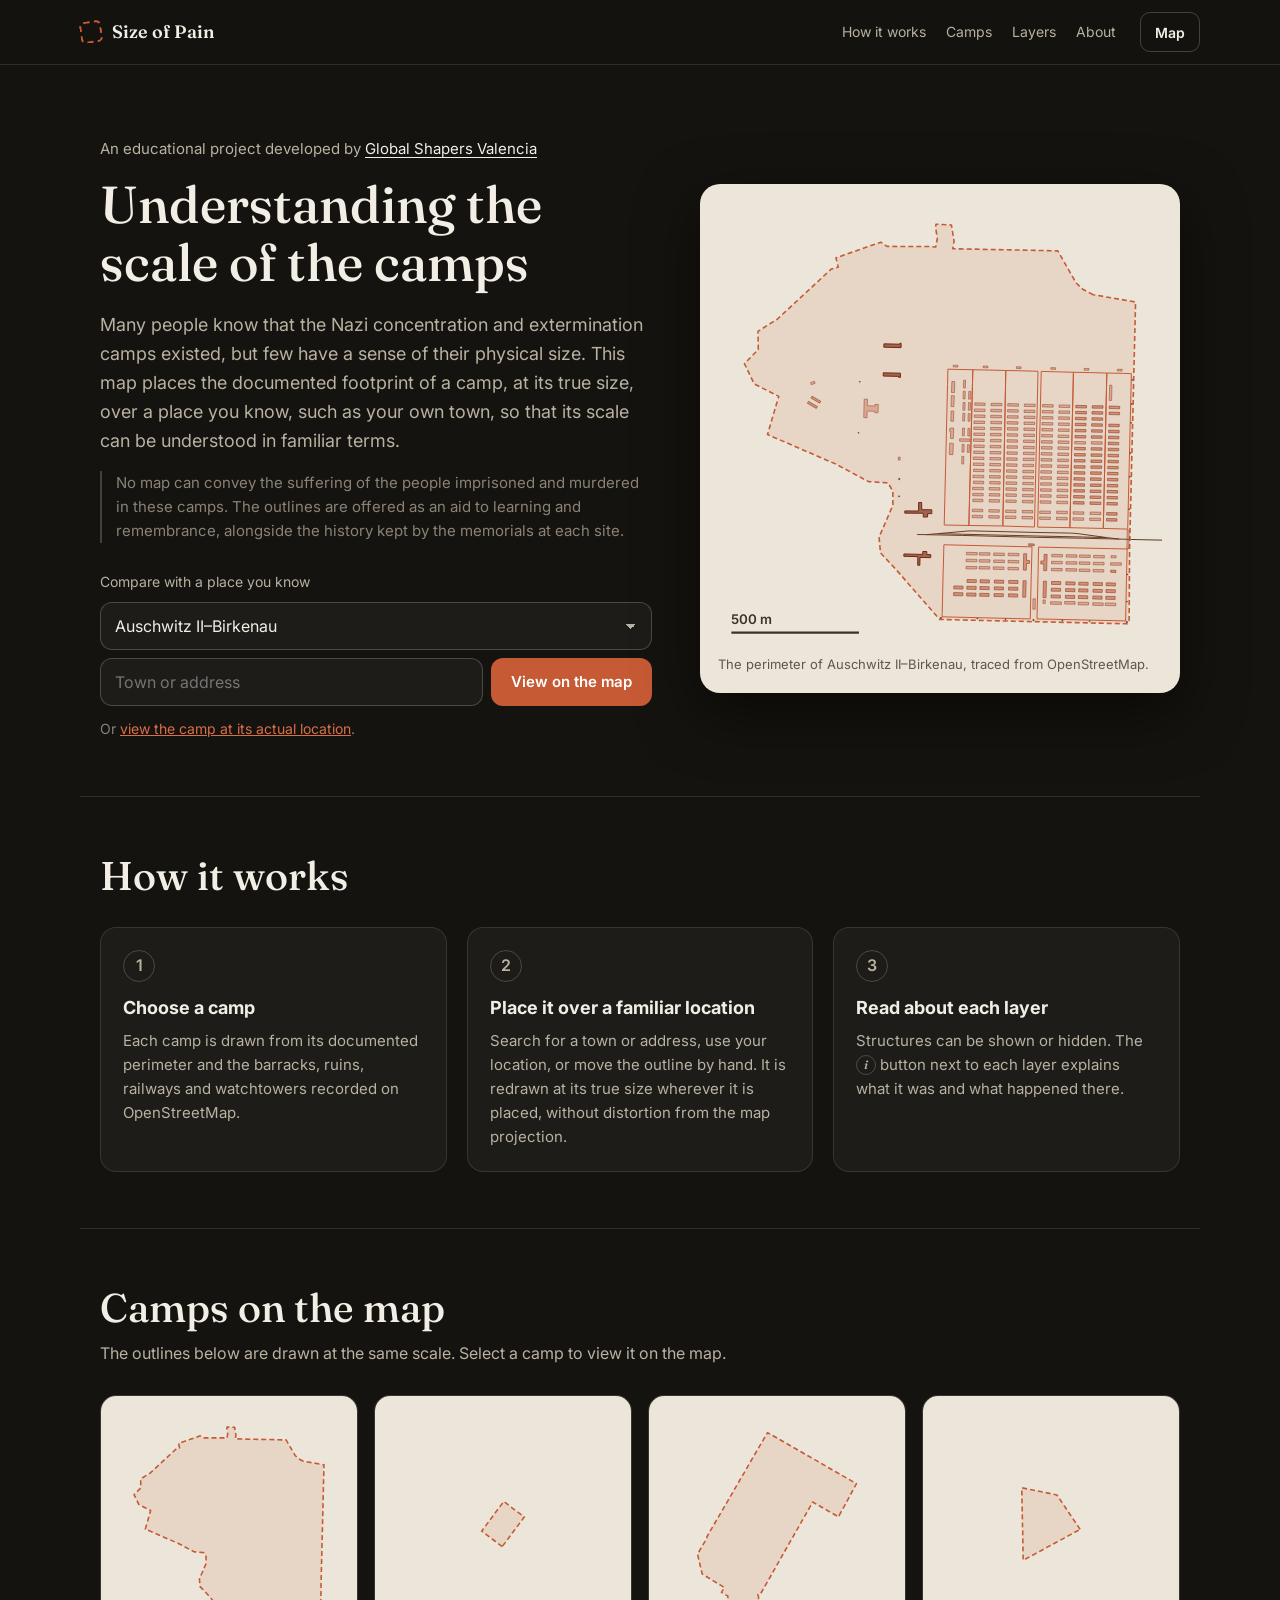
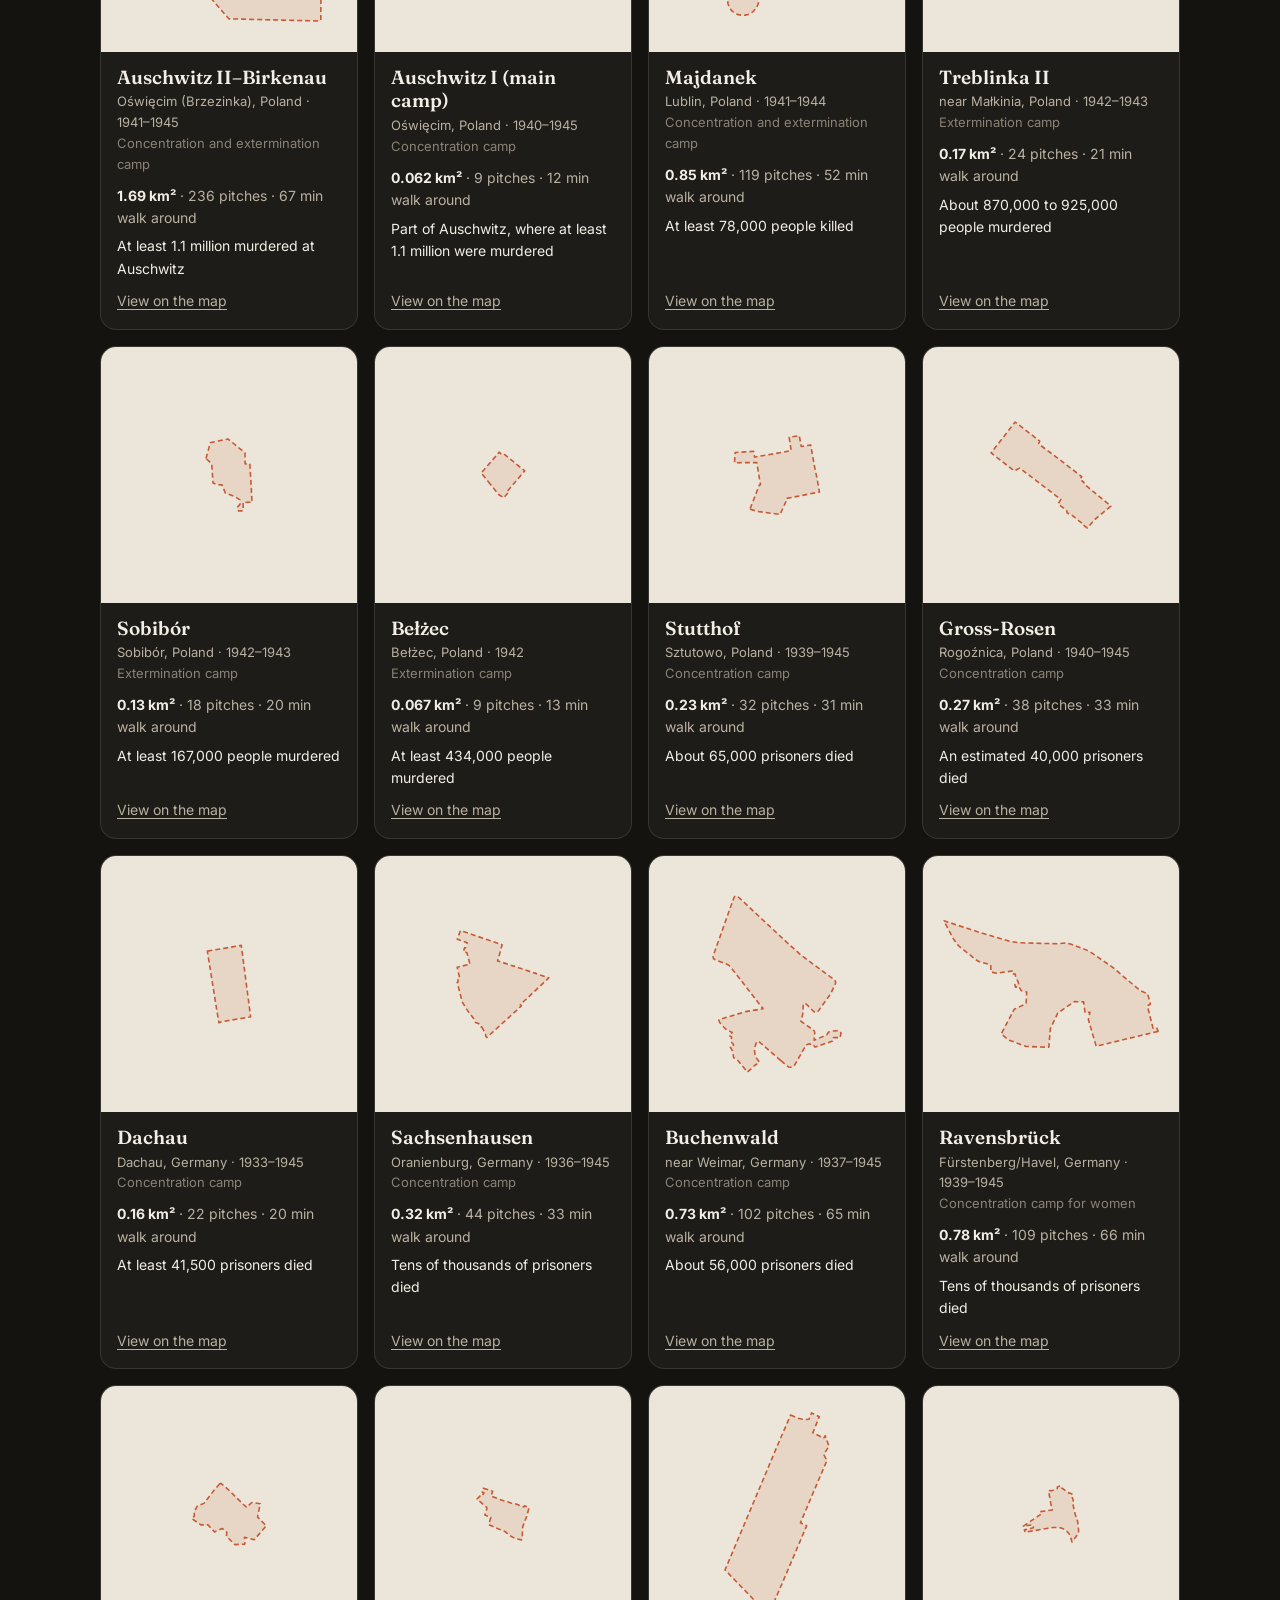
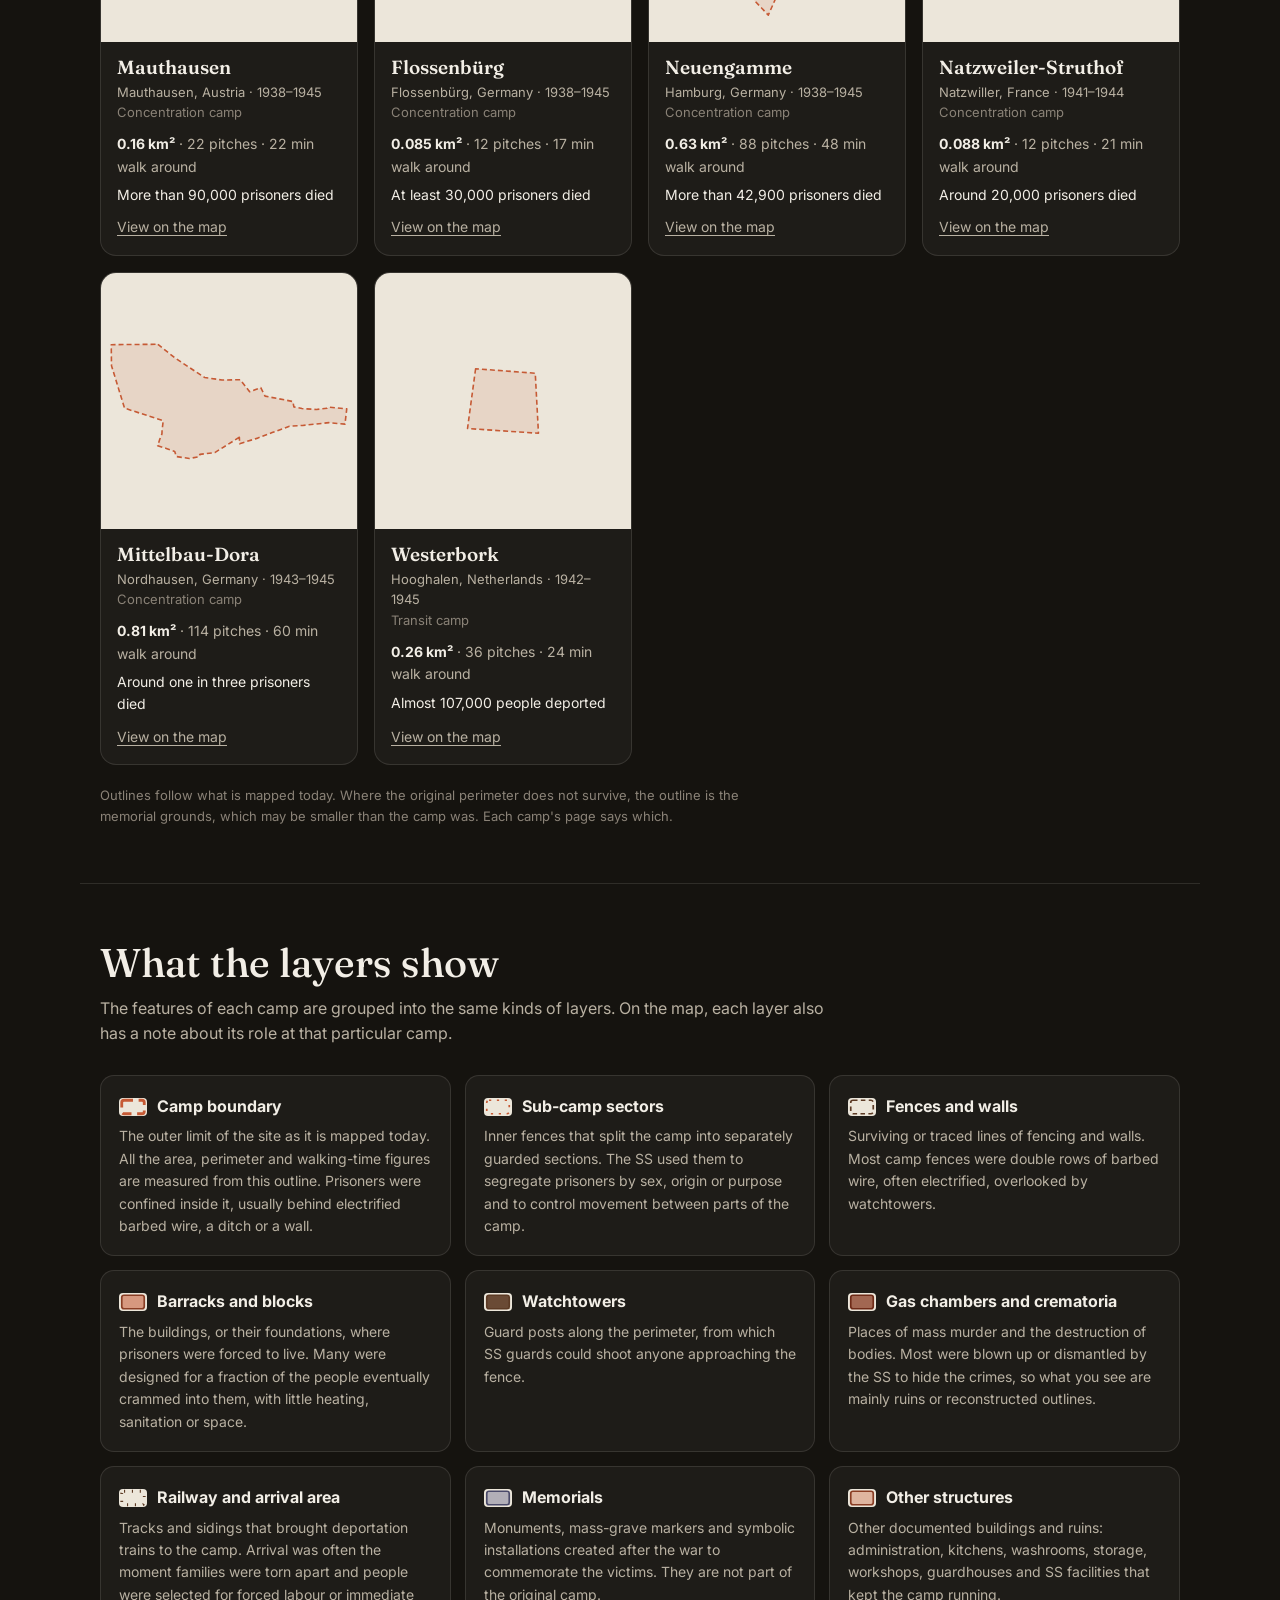
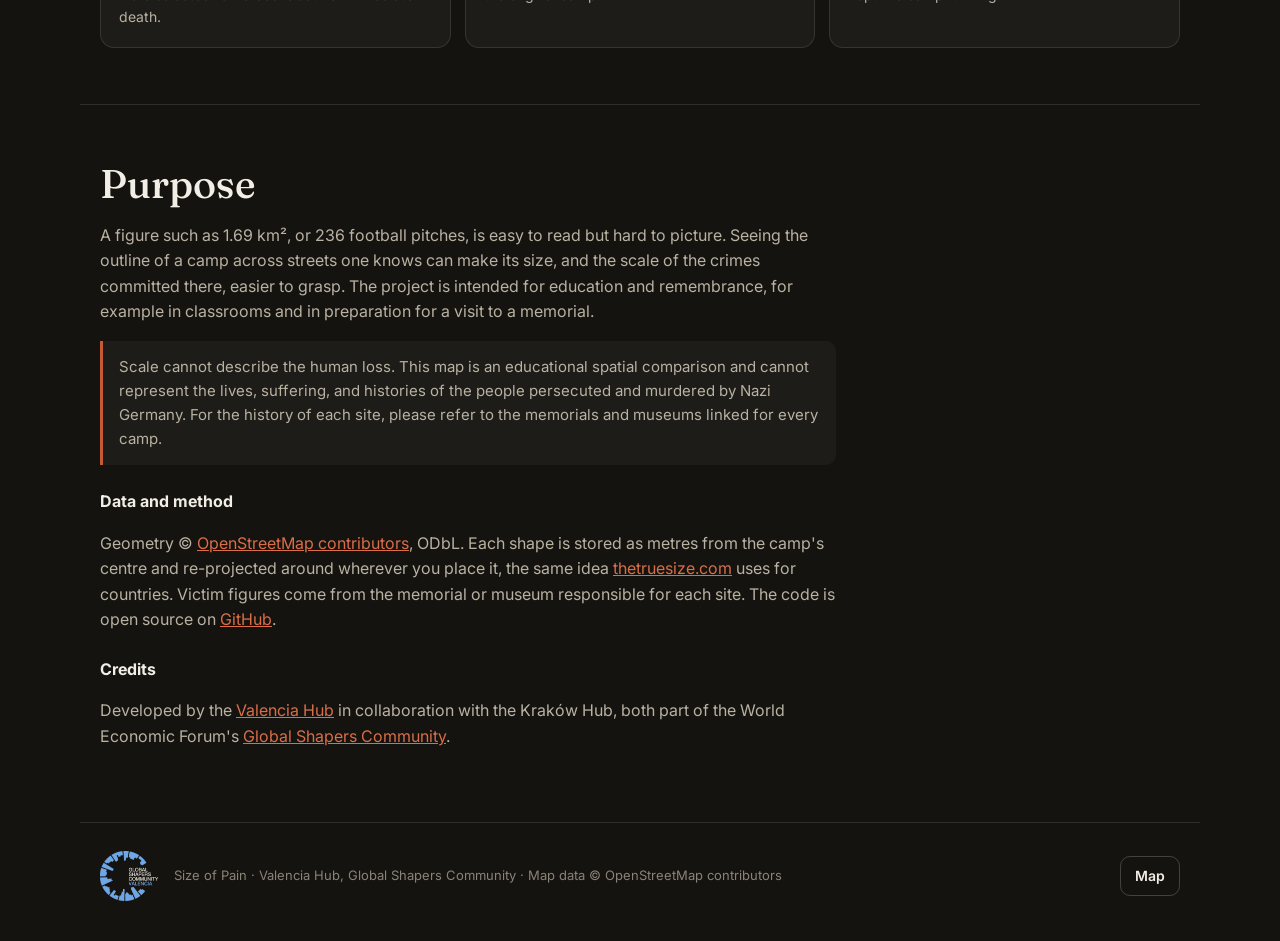
<file: index.html>
<!DOCTYPE html>
<html lang="en">
<head>
<meta charset="UTF-8">
<meta name="viewport" content="width=device-width, initial-scale=1.0, viewport-fit=cover">
<meta name="description" content="An educational map that shows the documented footprint of Nazi concentration and extermination camps, at true size, over a place you know.">
<meta name="theme-color" content="#15130f">
<meta property="og:title" content="Size of Pain">
<meta property="og:description" content="An educational map of the physical scale of the Nazi camps.">
<title>Size of Pain | Understanding the scale of the Nazi camps</title>
<link rel="icon" href="assets/favicon.svg" type="image/svg+xml">
<script>
  // Old share links were index.html#lat,lng,zoom. Send them to the map.
  if (/^#-?\d+\.?\d*,-?\d+\.?\d*/.test(location.hash)) {
    location.replace('map.html?camp=birkenau' + location.hash);
  }
</script>
<link rel="preconnect" href="https://fonts.googleapis.com">
<link rel="preconnect" href="https://fonts.gstatic.com" crossorigin>
<link href="https://fonts.googleapis.com/css2?family=Fraunces:opsz,wght@9..144,400;9..144,500;9..144,600&family=Inter:wght@400;500;600;700&display=swap" rel="stylesheet">
<link rel="stylesheet" href="src/landing.css">
</head>
<body>

<header class="site-header">
  <a class="brand" href="#top">
    <span class="brand-mark" aria-hidden="true"></span>
    <span class="brand-name">Size of Pain</span>
  </a>
  <nav aria-label="Sections">
    <a href="#how">How it works</a>
    <a href="#camps">Camps</a>
    <a href="#layers">Layers</a>
    <a href="#about">About</a>
  </nav>
  <a class="btn btn-small btn-quiet" href="map.html">Map</a>
</header>

<main id="top">
  <section class="hero">
    <div class="hero-text">
      <p class="kicker">An educational project developed by <a href="https://valencia-hub-global-shapers.github.io/?lang=en" target="_blank" rel="noopener">Global Shapers Valencia</a></p>
      <h1>Understanding the scale of the camps</h1>
      <p class="lede">Many people know that the Nazi concentration and extermination camps existed, but few have a sense of their physical size. This map places the documented footprint of a camp, at its true size, over a place you know, such as your own town, so that its scale can be understood in familiar terms.</p>
      <p class="hero-notice">No map can convey the suffering of the people imprisoned and murdered in these camps. The outlines are offered as an aid to learning and remembrance, alongside the history kept by the memorials at each site.</p>
      <form class="hero-search" action="map.html" method="get" role="search">
        <p class="form-label" id="heroFormLabel">Compare with a place you know</p>
        <label for="heroQ" class="sr-only">Town or address</label>
        <input id="heroQ" name="q" type="search" placeholder="Town or address" enterkeyhint="go" autocomplete="off">
        <label for="heroCamp" class="sr-only">Camp</label>
        <select id="heroCamp" name="camp"><option value="birkenau">Auschwitz II&ndash;Birkenau</option></select>
        <button class="btn" type="submit">View on the map</button>
      </form>
      <p class="hero-sub">Or <a href="map.html">view the camp at its actual location</a>.</p>
    </div>
    <figure class="hero-figure" aria-labelledby="heroCaption">
      <svg id="heroSvg" viewBox="0 0 400 400" role="img" aria-label="Outline of Auschwitz II-Birkenau"></svg>
      <figcaption id="heroCaption">The perimeter of Auschwitz II&ndash;Birkenau, traced from OpenStreetMap.</figcaption>
    </figure>
  </section>

  <section id="how" class="section">
    <h2>How it works</h2>
    <ol class="steps">
      <li>
        <span class="step-num" aria-hidden="true">1</span>
        <h3>Choose a camp</h3>
        <p>Each camp is drawn from its documented perimeter and the barracks, ruins, railways and watchtowers recorded on OpenStreetMap.</p>
      </li>
      <li>
        <span class="step-num" aria-hidden="true">2</span>
        <h3>Place it over a familiar location</h3>
        <p>Search for a town or address, use your location, or move the outline by hand. It is redrawn at its true size wherever it is placed, without distortion from the map projection.</p>
      </li>
      <li>
        <span class="step-num" aria-hidden="true">3</span>
        <h3>Read about each layer</h3>
        <p>Structures can be shown or hidden. The <span class="info-inline" aria-hidden="true">i</span> button next to each layer explains what it was and what happened there.</p>
      </li>
    </ol>
  </section>

  <section id="camps" class="section">
    <div class="section-head">
      <h2>Camps on the map</h2>
      <p>The outlines below are drawn at the same scale. Select a camp to view it on the map.</p>
    </div>
    <div id="campGrid" class="camp-grid" aria-live="polite"></div>
    <p class="fineprint">Outlines follow what is mapped today. Where the original perimeter does not survive, the outline is the memorial grounds, which may be smaller than the camp was. Each camp's page says which.</p>
  </section>

  <section id="layers" class="section">
    <div class="section-head">
      <h2>What the layers show</h2>
      <p>The features of each camp are grouped into the same kinds of layers. On the map, each layer also has a note about its role at that particular camp.</p>
    </div>
    <div id="layerGrid" class="layer-grid"></div>
  </section>

  <section id="about" class="section about">
    <div class="about-text">
      <h2>Purpose</h2>
      <p>A figure such as 1.69&nbsp;km&sup2;, or 236 football pitches, is easy to read but hard to picture. Seeing the outline of a camp across streets one knows can make its size, and the scale of the crimes committed there, easier to grasp. The project is intended for education and remembrance, for example in classrooms and in preparation for a visit to a memorial.</p>
      <p class="scope-notice">Scale cannot describe the human loss. This map is an educational spatial comparison and cannot represent the lives, suffering, and histories of the people persecuted and murdered by Nazi Germany. For the history of each site, please refer to the memorials and museums linked for every camp.</p>
      <h3>Data and method</h3>
      <p>Geometry &copy; <a href="https://www.openstreetmap.org/copyright" target="_blank" rel="noopener">OpenStreetMap contributors</a>, ODbL. Each shape is stored as metres from the camp's centre and re-projected around wherever you place it, the same idea <a href="https://thetruesize.com" target="_blank" rel="noopener">thetruesize.com</a> uses for countries. Victim figures come from the memorial or museum responsible for each site. The code is open source on <a href="https://github.com/Valencia-Hub-Global-Shapers/Size-of-Pain" target="_blank" rel="noopener">GitHub</a>.</p>
      <h3>Credits</h3>
      <p>Developed by the <a href="https://valencia-hub-global-shapers.github.io/?lang=en" target="_blank" rel="noopener">Valencia Hub</a> in collaboration with the Krak&oacute;w Hub, both part of the World Economic Forum's <a href="https://www.globalshapers.org/" target="_blank" rel="noopener">Global Shapers Community</a>.</p>
    </div>
  </section>
</main>

<footer class="site-footer">
  <img src="assets/valencia-hub-logo-dark.png" width="58" height="50" alt="" aria-hidden="true">
  <p>Size of Pain &middot; Valencia Hub, Global Shapers Community &middot; Map data &copy; OpenStreetMap contributors</p>
  <a class="btn btn-small btn-quiet" href="map.html">Map</a>
</footer>

<script type="module" src="src/landing.js"></script>
</body>
</html>
</file>
<file: src/landing.css>
:root {
  --bg: #15130f;
  --bg-2: #1c1916;
  --raise: rgba(255, 255, 255, 0.04);
  --border: rgba(236, 231, 221, 0.12);
  --border-strong: rgba(236, 231, 221, 0.22);
  --ink: #f2eee6;
  --ink-dim: #b9b1a2;
  --ink-muted: #8a8277;
  --accent: #c65a35;
  --accent-hover: #d96e48;
  --focus: #f2b53c;
  --paper: #ece6da;
  --font-display: 'Fraunces', Georgia, serif;
  --font-ui: 'Inter', -apple-system, BlinkMacSystemFont, 'Segoe UI', sans-serif;
  --max: 1120px;
}

*, *::before, *::after { box-sizing: border-box; }
html { scroll-behavior: smooth; scroll-padding-top: 72px; }
body {
  margin: 0;
  background: var(--bg);
  color: var(--ink);
  font-family: var(--font-ui);
  font-size: 16px;
  line-height: 1.6;
  -webkit-font-smoothing: antialiased;
}
a { color: var(--accent-hover); }
a:hover { color: var(--ink); }
*:focus-visible { outline: 3px solid var(--focus); outline-offset: 2px; border-radius: 6px; }
.sr-only { position: absolute; width: 1px; height: 1px; padding: 0; margin: -1px; overflow: hidden; clip: rect(0, 0, 0, 0); white-space: nowrap; border: 0; }

.btn {
  display: inline-flex;
  align-items: center;
  justify-content: center;
  min-height: 48px;
  padding: 0 20px;
  background: var(--accent);
  border: none;
  border-radius: 12px;
  color: #fff;
  font: 600 15px var(--font-ui);
  text-decoration: none;
  cursor: pointer;
  white-space: nowrap;
}
.btn:hover { background: var(--accent-hover); color: #fff; }
.btn-small { min-height: 40px; padding: 0 14px; font-size: 14px; border-radius: 10px; }
.btn-quiet { background: transparent; border: 1px solid var(--border-strong); color: var(--ink); }
.btn-quiet:hover { background: var(--raise); border-color: var(--ink-muted); color: var(--ink); }

/* Header */
.site-header {
  position: sticky;
  top: 0;
  z-index: 10;
  display: flex;
  align-items: center;
  gap: 24px;
  padding: 12px max(20px, calc((100% - var(--max)) / 2));
  background: rgba(21, 19, 15, 0.88);
  backdrop-filter: blur(10px);
  -webkit-backdrop-filter: blur(10px);
  border-bottom: 1px solid var(--border);
}
.brand { display: flex; align-items: center; gap: 10px; color: var(--ink); text-decoration: none; }
.brand-mark { width: 22px; height: 22px; border: 2px dashed var(--accent); border-radius: 5px; transform: rotate(-8deg); }
.brand-name { font-family: var(--font-display); font-weight: 600; font-size: 18px; }
.site-header nav { display: flex; gap: 20px; margin-left: auto; }
.site-header nav a { color: var(--ink-dim); text-decoration: none; font-size: 14px; }
.site-header nav a:hover { color: var(--ink); }

/* Hero */
.hero {
  display: grid;
  grid-template-columns: 1.15fr 1fr;
  gap: 48px;
  align-items: center;
  max-width: var(--max);
  margin: 0 auto;
  padding: 72px 20px 56px;
}
.kicker { margin: 0 0 14px; font-size: 15px; color: var(--ink-dim); }
.kicker a { color: var(--ink); text-decoration: underline; text-underline-offset: 3px; }
.kicker a:hover { color: var(--accent-hover); }
.hero h1 { margin: 0 0 20px; font-family: var(--font-display); font-weight: 500; font-size: clamp(34px, 4.6vw, 52px); line-height: 1.12; }
.lede { margin: 0 0 16px; font-size: 18px; color: var(--ink-dim); max-width: 36em; }
.hero-notice { margin: 0 0 28px; padding-left: 14px; border-left: 2px solid var(--border-strong); font-size: 15px; color: var(--ink-muted); max-width: 38em; }
.form-label { flex: 1 1 100%; order: -2; margin: 0; font-size: 14px; color: var(--ink-dim); }

.hero-search { display: flex; flex-wrap: wrap; gap: 8px; max-width: 560px; }
.hero-search input, .hero-search select {
  min-height: 48px;
  padding: 0 14px;
  background: var(--raise);
  border: 1px solid var(--border-strong);
  border-radius: 12px;
  color: var(--ink);
  font: 16px var(--font-ui);
}
.hero-search input { flex: 1 1 220px; min-width: 0; }
.hero-search select { flex: 1 1 100%; order: -1; appearance: none; background-image: linear-gradient(45deg, transparent 50%, var(--ink-dim) 50%), linear-gradient(135deg, var(--ink-dim) 50%, transparent 50%); background-position: calc(100% - 20px) 21px, calc(100% - 15px) 21px; background-size: 5px 5px; background-repeat: no-repeat; }
.hero-search select option { background: var(--bg-2); }
.hero-search input:focus, .hero-search select:focus { border-color: var(--accent); outline: none; }
.hero-sub { margin: 12px 0 0; font-size: 14px; color: var(--ink-muted); }

.hero-figure { margin: 0; padding: 18px; background: var(--paper); border-radius: 20px; box-shadow: 0 20px 60px rgba(0, 0, 0, 0.5); }
.hero-figure svg { display: block; width: 100%; height: auto; }
.hero-figure figcaption { margin-top: 8px; font-size: 13px; color: #5f564c; }
.scalebar line { stroke: #3b332b; stroke-width: 2; }
.scalebar text { fill: #3b332b; font: 600 12px var(--font-ui); }

/* Sections */
.section { max-width: var(--max); margin: 0 auto; padding: 56px 20px; border-top: 1px solid var(--border); }
.section h2 { margin: 0 0 10px; font-family: var(--font-display); font-weight: 500; font-size: clamp(28px, 4vw, 40px); line-height: 1.15; }
.section-head { margin-bottom: 28px; }
.section-head p { margin: 0; max-width: 46em; color: var(--ink-dim); }

.steps { display: grid; grid-template-columns: repeat(3, 1fr); gap: 20px; margin: 28px 0 0; padding: 0; list-style: none; }
.steps li { padding: 22px; background: var(--raise); border: 1px solid var(--border); border-radius: 16px; }
.step-num { display: grid; place-items: center; width: 32px; height: 32px; margin-bottom: 12px; border-radius: 50%; border: 1px solid var(--border-strong); color: var(--ink-dim); font-weight: 600; }
.steps h3 { margin: 0 0 6px; font-size: 18px; }
.steps p { margin: 0; color: var(--ink-dim); font-size: 15px; }
.info-inline { display: inline-grid; place-items: center; width: 20px; height: 20px; border-radius: 50%; border: 1px solid var(--border-strong); font: italic 600 12px var(--font-display); vertical-align: 1px; }

/* Camp cards */
.camp-grid { display: grid; grid-template-columns: repeat(auto-fill, minmax(250px, 1fr)); gap: 16px; }
.camp-card {
  display: flex;
  flex-direction: column;
  background: var(--raise);
  border: 1px solid var(--border);
  border-radius: 16px;
  color: var(--ink);
  text-decoration: none;
  overflow: hidden;
  transition: border-color 0.15s;
}
.camp-card:hover { border-color: var(--ink-muted); color: var(--ink); }
.camp-shape { display: block; width: 100%; height: auto; aspect-ratio: 1; background: var(--paper); }
.camp-card-body { display: flex; flex-direction: column; flex: 1; padding: 14px 16px 16px; }
.camp-card h3 { margin: 0 0 2px; font-family: var(--font-display); font-weight: 600; font-size: 19px; line-height: 1.25; }
.camp-meta { margin: 0; font-size: 13px; color: var(--ink-dim); }
.camp-type { margin: 0 0 10px; font-size: 13px; color: var(--ink-muted); }
.camp-stats { margin: 0 0 6px; font-size: 14px; color: var(--ink-dim); }
.camp-stats strong { color: var(--ink); }
.camp-victims { margin: 0 0 10px; font-size: 14px; color: var(--ink); }
.camp-cta { margin-top: auto; font-size: 14px; color: var(--ink-dim); text-decoration: underline; text-underline-offset: 3px; }
.fineprint { margin: 20px 0 0; font-size: 13px; color: var(--ink-muted); max-width: 52em; }

/* Layer glossary */
.layer-grid { display: grid; grid-template-columns: repeat(auto-fill, minmax(300px, 1fr)); gap: 14px; }
.layer-card { padding: 18px; background: var(--raise); border: 1px solid var(--border); border-radius: 14px; }
.layer-card h3 { display: flex; align-items: center; gap: 10px; margin: 0 0 6px; font-size: 16px; }
.layer-card p { margin: 0; font-size: 14px; color: var(--ink-dim); }
.swatch { width: 28px; height: 18px; flex-shrink: 0; background: var(--paper); border-radius: 4px; }

/* About */
.about-text { max-width: 46em; }
.about p { color: var(--ink-dim); }
.about h3 { margin: 24px 0 8px; font-size: 16px; }
.scope-notice { padding: 14px 16px; background: var(--raise); border-left: 3px solid var(--accent); border-radius: 0 10px 10px 0; font-size: 15px; }

/* Footer */
.site-footer {
  display: flex;
  align-items: center;
  gap: 16px;
  max-width: var(--max);
  margin: 0 auto;
  padding: 28px 20px 40px;
  border-top: 1px solid var(--border);
  font-size: 13px;
  color: var(--ink-muted);
}
.site-footer img { display: block; }
.site-footer p { flex: 1; margin: 0; }

/* Phones */
@media (max-width: 860px) {
  .hero { grid-template-columns: 1fr; gap: 32px; padding-top: 40px; }
  .hero-figure { max-width: 440px; }
  .steps { grid-template-columns: 1fr; }
  .site-header nav { display: none; }
  .site-header .btn-small { margin-left: auto; }
}
@media (max-width: 520px) {
  .section { padding: 40px 16px; }
  .hero { padding-left: 16px; padding-right: 16px; }
  .lede { font-size: 16px; }
  .hero-search .btn { flex: 1 1 100%; }
  .site-footer { flex-wrap: wrap; }
  .camp-grid { grid-template-columns: 1fr 1fr; gap: 10px; }
  .camp-card-body { padding: 10px 12px 12px; }
  .camp-card h3 { font-size: 15px; }
  .camp-stats, .camp-victims, .camp-meta, .camp-type { font-size: 12px; }
}

@media (prefers-reduced-motion: reduce) {
  html { scroll-behavior: auto; }
  *, *::before, *::after { transition-duration: 0.01ms !important; }
}
</file>
